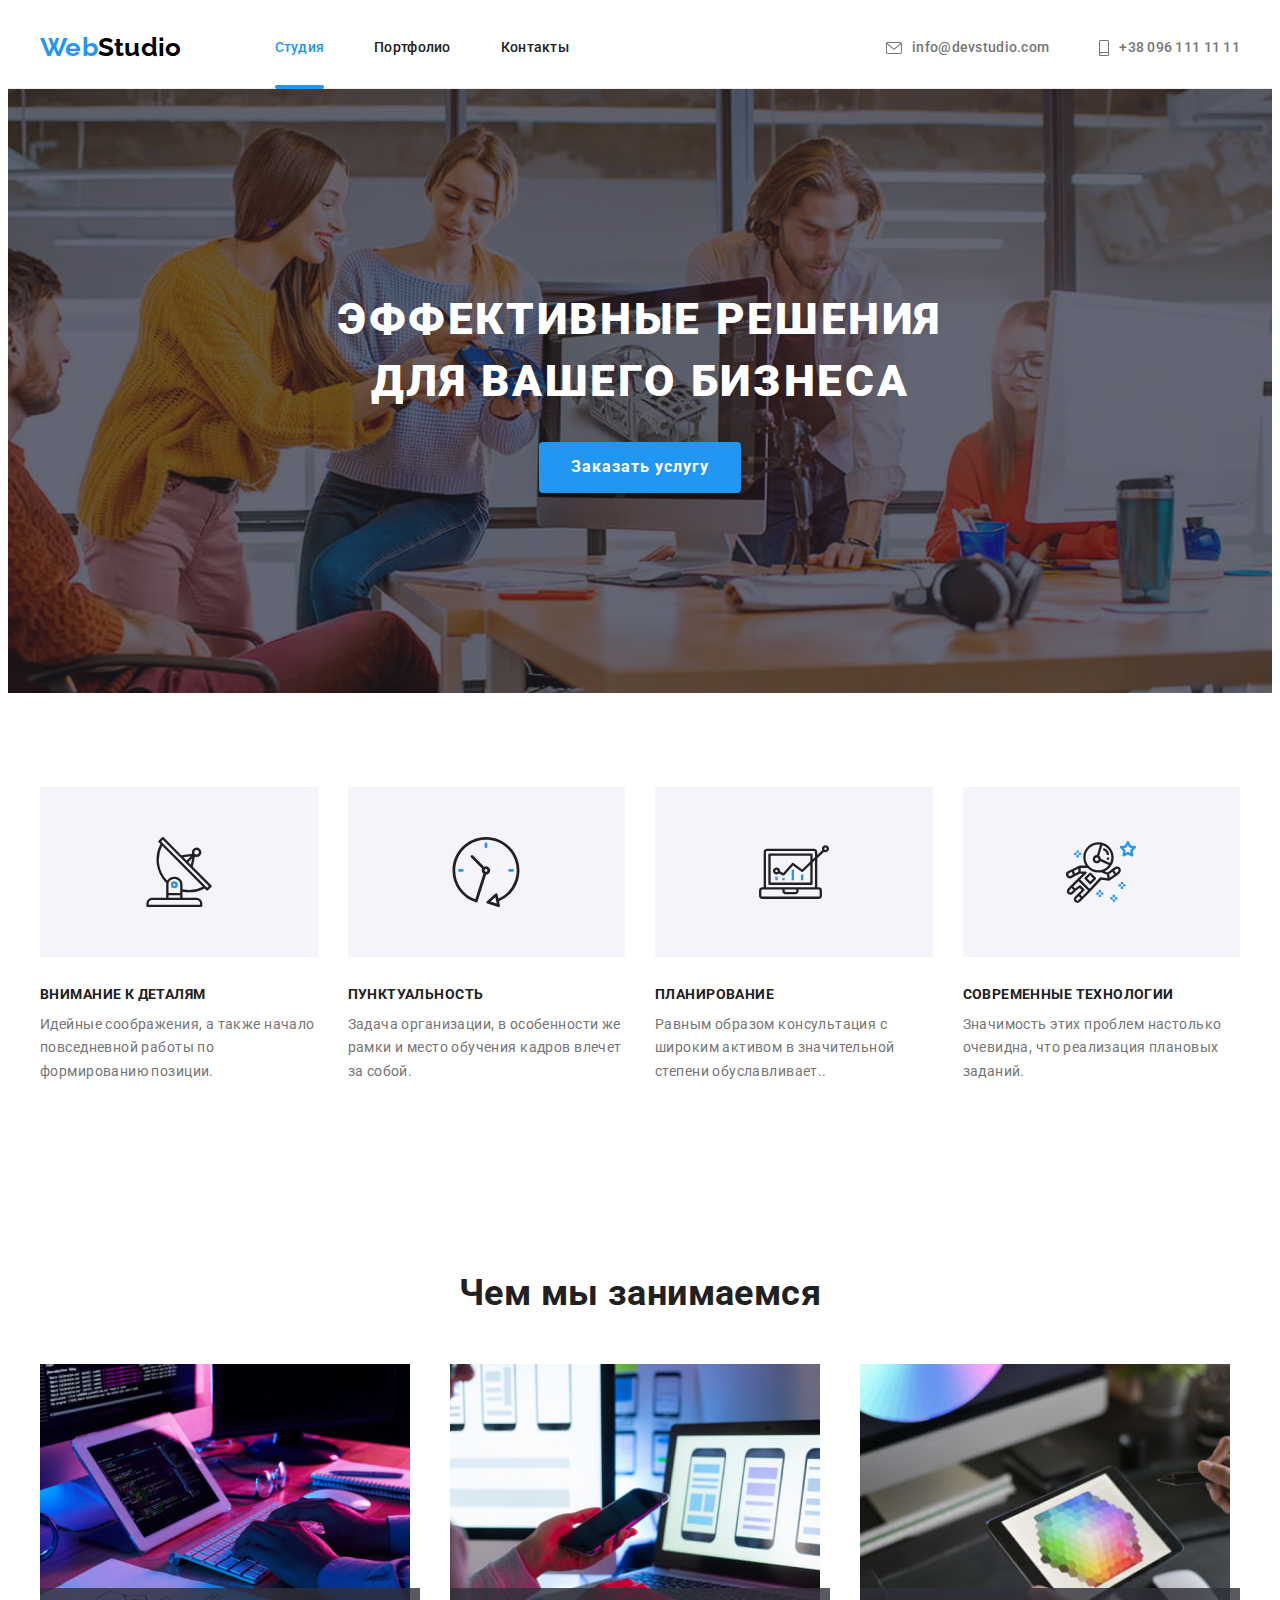
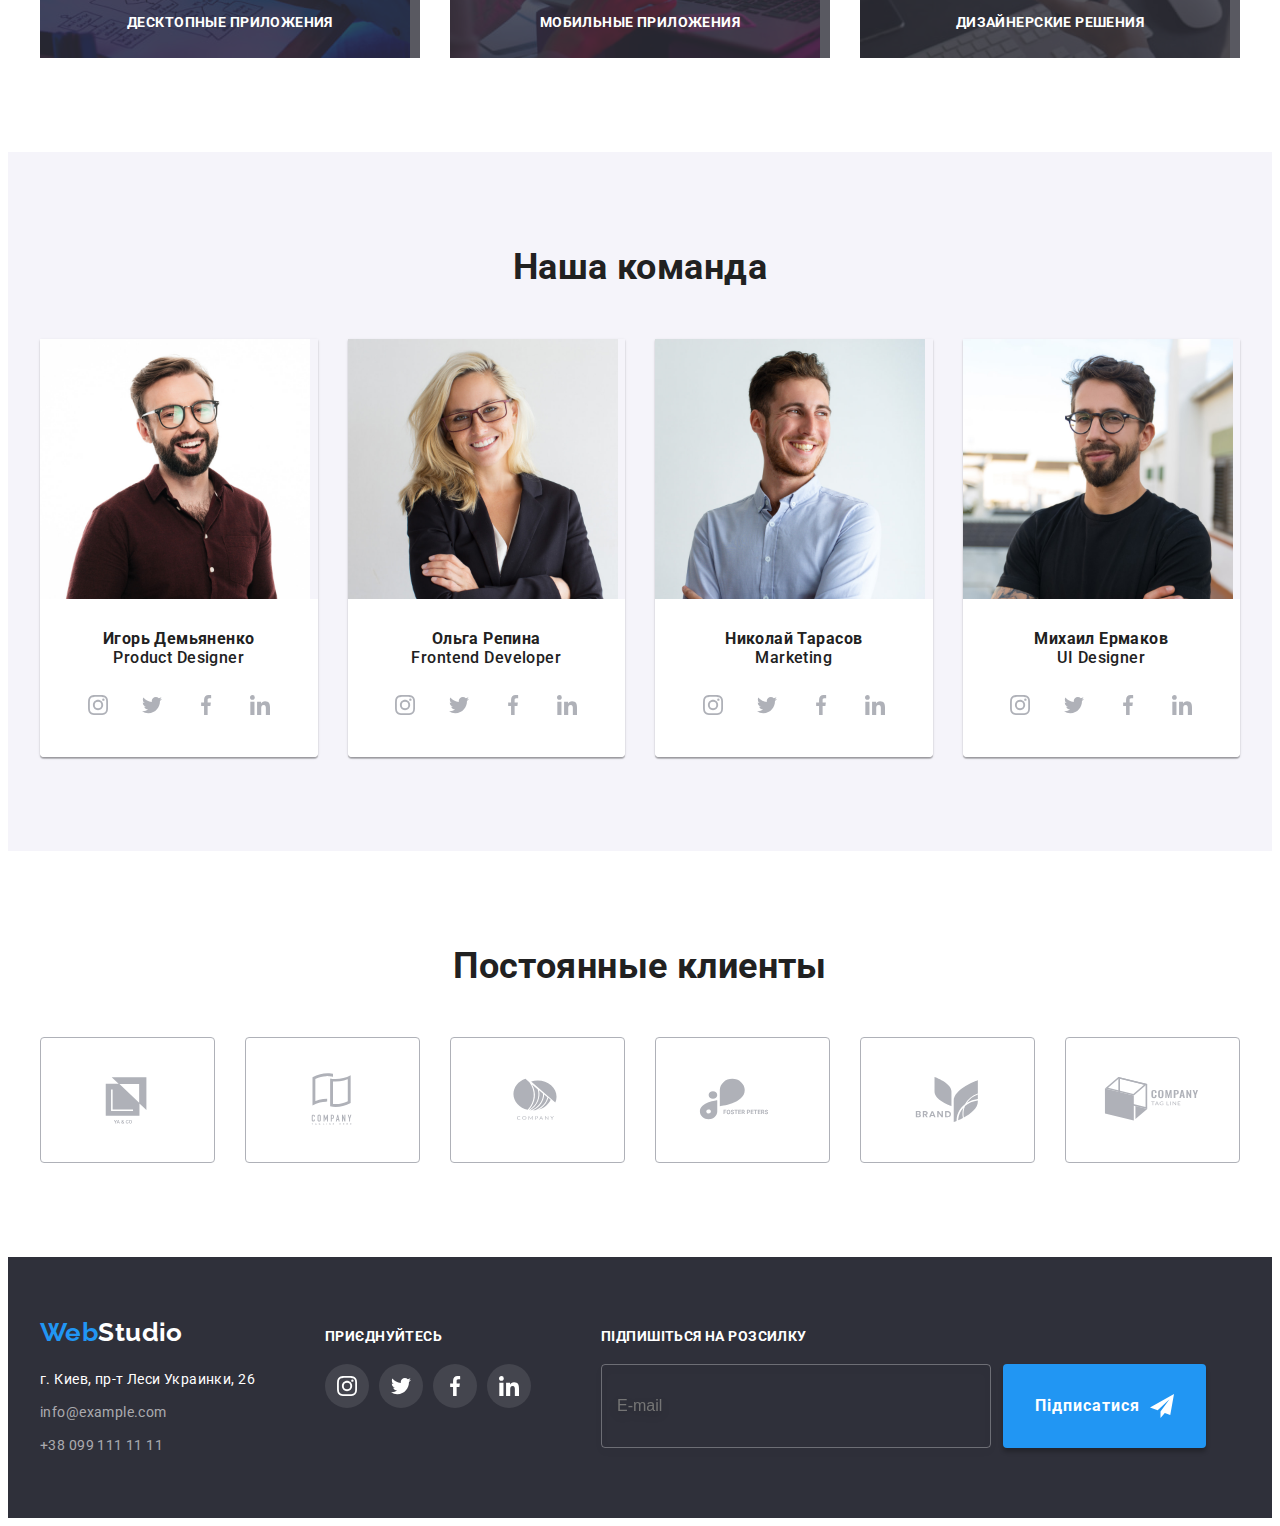
<file: index.html>
<!DOCTYPE html>
<html lang="ru">
<head>
    <meta charset="UTF-8">
    <meta http-equiv="X-UA-Compatible" content="IE=edge">
    <meta name="viewport" content="width=device-width, initial-scale=1.0">
<link href="https://fonts.googleapis.com/css2?family=Raleway:wght@700&family=Roboto:wght@400;500;700;900&display=swap" rel="stylesheet"/>
<link rel="stylesheet" href="https://cdnjs.cloudflare.com/ajax/libs/modern-normalize/1.1.0/modern-normalize.min.css" integrity="sha512-wpPYUAdjBVSE4KJnH1VR1HeZfpl1ub8YT/NKx4PuQ5NmX2tKuGu6U/JRp5y+Y8XG2tV+wKQpNHVUX03MfMFn9Q==" crossorigin="anonymous" referrerpolicy="no-referrer" />
 
<link rel="stylesheet" href="./css/main.min.css"/>

    <title>Веб-студия</title>
</head>
<body data-page>
    <!--шапка сайта-->
    <header class="header">
        <div class="header-container container">
        <nav class="nav">
            <a href="index.html" class="logo">Web<span class="dark-logo">Studio</span></a>
    
            <ul class="nav__list list">
              <li class="nav__item">
                <a href="index.html" class="nav__link nav__link--active link">Студия</a>
              </li>
              <li class="nav__item">
                <a href="portfolio.html" class="nav__link link">Портфолио</a>
              </li>
              <li class="nav__item">
                <a href="" class="nav__link link">Контакты</a>
              </li>
            </ul>
        </nav>
        <!--контакты-->
          <ul class="contact-list list">
                <li>
                  <a href="mailto:info@devstudio.com" class="contact__link link">
                    <svg class="mail-icon icon" width="16px" height="12px">
                        <use href="./images/icons.svg#envelope"></use>
                    </svg>
                    info@devstudio.com</a>
                </li>
                <li>
                  <a href="tel:+380961111111" class="contact__link link">
                    <svg class="tel-icon icon" width="10px" height="16px">
                        <use href="./images/icons.svg#smartphone"></use>
                    </svg>
                    +38 096 111 11 11</a>
                </li>
              </ul>
    </div>
    </header>
    
    <main>
        <!--герой-->
 <section class="hero">
    <div class="container">
    <h1 class="hero-title">
        Эффективные решения для вашего бизнеса</h1>

    <button type="button" class="hero-button" data-modal-open>Заказать услугу</button>



</div >
    </section>


 <!--особенности-->
 <section class="about section">
<div class="container">
    
<h2 class="visually-hidden">Наши особенности</h2>


<ul class="about-list card-set list">
<li class="card-item">
<div class="about-card-icon">
                <svg class="about-icon" width="70px" height="70px">
                  <use href="./images/icons.svg#antenna"></use>
                </svg>
              </div>

    <h3 class="about-title">Внимание к деталям</h3>
    <p class="about text">Идейные соображения, а также начало повседневной работы по формированию позиции.</p>
</li>
<li class="card-item">
<div class="about-card-icon">
                <svg class="about-icon" width="70px" height="70px">
                  <use href="./images/icons.svg#clock"></use>
                </svg>
              </div>

    <h3 class="about-title">Пунктуальность</h3>
    <p class="about text">Задача организации, в особенности же рамки и место обучения кадров влечет за собой.</p>
</li>
<li class="card-item">
<div class="about-card-icon">
                <svg class="about-icon" width="70px" height="70px">
                  <use href="./images/icons.svg#diagram"></use>
                </svg>
              </div>

    <h3 class="about-title">Планирование</h3>
    <p class="about text">Равным образом консультация с широким активом в значительной степени обуславливает..</p>
</li>
<li class="card-item">
<div class="about-card-icon">
                <svg class="about-icon" width="70px" height="70px">
                  <use href="./images/icons.svg#astronaut"></use>
                </svg>
              </div>

    <h3 class="about-title">Современные технологии</h3>
    <p class="about text">Значимость этих проблем настолько очевидна, что реализация плановых заданий.</p>
</li>
</ul>
</div>
</section>

<!-- Чем занимаемся-->
<section class="we-do section">
    <div class="container we-do__container">
<h2 class="section-title">Чем мы занимаемся</h2>

<ul class="we-do-list card-set list">
    <li class="card-item we-do-list__item">
      <div class="we-do-list__text">
        <p class="we-do-list__title">Десктопные приложения</p>
      </div>
        <img src="./images/images1.jpg"
        width="370" 
        height="294" 
        alt="набираем код с макета"/>
    </li>
    <li class="card-item we-do-list__item">
      <div class="we-do-list__text">
        <p class="we-do-list__title">мобильные приложения</p>
      </div>
        <img src="./images/images2.jpg"
        width="370"
        height="294"
         alt="создаем страницу"/>
    </li>
<li class="card-item we-do-list__item">
  <div class="we-do-list__text">
    <p class="we-do-list__title">дизайнерские решения</p>
  </div>
        <img src="./images/images3.jpg" 
        width="370"
        height="294"
         alt="создаем дизайн"/>
    </li>
</ul>
</div>
</section>
 
<!--Наша команда-->

<section class="team section">
    <div class="container team__container">
<h2 class="section-title">Наша команда</h2>
<ul class="team-list card-set list">
    <li class="team-list__item card-item">
        <img src="./images/Designer.jpg" 
        alt="Дизайнер продукта" 
        width="270"
        height="260">

        <div class="team__content">
        <h3 class="team__title">Игорь Демьяненко</h3>
        <p class="team__specialist">Product Designer</p>
        
    
            <ul class="list social-list">
              <li class="social-item">
                <a href="javascript:;" target="_blank" class="link social-link-icon">
                  <svg class="social-icon" width="20px" height="20px">
                    <use href="./images/icons.svg#instagram"></use>
                  </svg>
                </a>
              </li>

              <li class="social-item">
                <a href="javascript:;" target="_blank" class="link social-link-icon">
                  <svg class="social-icon" width="20px" height="20px">
                    <use href="./images/icons.svg#twitter"></use>
                  </svg>
                </a>
              </li>

              <li class="social-item">
                <a href="javascript:;" target="_blank" class="link social-link-icon">
                  <svg class="social-icon" width="20px" height="20px">
                    <use href="./images/icons.svg#facebook"></use>
                  </svg>
                </a>
              </li>

              <li class="social-item">
                <a href="javascript:;" target="_blank" class="link social-link-icon">
                  <svg class="social-icon" width="20px" height="20px">
                    <use href="./images/icons.svg#linkedin"></use>
                  </svg>
                </a>
              </li>
            </ul>
          </div>
        </li>
    
    
<li class="team-list__item card-item">
        <img src="./images/Developer.jpg" 
        alt="Фронтенд-разработчик" 
        width="270"
        height="260">
        <div class="team__content">
        <h3 class="team__title">Ольга Репина</h3>
        <p class="team__specialist">Frontend Developer</p>
        

        
            <ul class="list social-list">
              <li class="social-item">
                <a href="javascript:;" target="_blank" class="link social-link-icon">
                  <svg class="social-icon" width="20px" height="20px">
                    <use href="./images/icons.svg#instagram"></use>
                  </svg>
                </a>
              </li>

              <li class="social-item">
                <a href="javascript:;" target="_blank" class="link social-link-icon">
                  <svg class="social-icon" width="20px" height="20px">
                    <use href="./images/icons.svg#twitter"></use>
                  </svg>
                </a>
              </li>

              <li class="social-item">
                <a href="javascript:;" target="_blank" class="link social-link-icon">
                  <svg class="social-icon" width="20px" height="20px">
                    <use href="./images/icons.svg#facebook"></use>
                  </svg>
                </a>
              </li>

              <li class="social-item">
                <a href="javascript:;" target="_blank" class="link social-link-icon">
                  <svg class="social-icon" width="20px" height="20px">
                    <use href="./images/icons.svg#linkedin"></use>
                  </svg>
                </a>
              </li>
            </ul>
          </div>
    </li>
<li class="team-list__item card-item">
    <img src="./images/Marketing.jpg"
    alt="Маркетинг" width="270"
    height="260">
<div class="team__content">
    <h3 class="team__title">Николай Тарасов</h3>
    <p class="team__specialist">Marketing</p>



    <ul class="list social-list">
      <li class="social-item">
        <a href="javascript:;" target="_blank" class="link social-link-icon">
          <svg class="social-icon" width="20px" height="20px">
            <use href="./images/icons.svg#instagram"></use>
          </svg>
        </a>
      </li>

      <li class="social-item">
        <a href="javascript:;" target="_blank" class="link social-link-icon">
          <svg class="social-icon" width="20px" height="20px">
            <use href="./images/icons.svg#twitter"></use>
          </svg>
        </a>
      </li>

      <li class="social-item">
        <a href="javascript:;" target="_blank" class="link social-link-icon">
          <svg class="social-icon" width="20px" height="20px">
            <use href="./images/icons.svg#facebook"></use>
          </svg>
        </a>
      </li>

      <li class="social-item">
        <a href="javascript:;" target="_blank" class="link social-link-icon">
          <svg class="social-icon" width="20px" height="20px">
            <use href="./images/icons.svg#linkedin"></use>
          </svg>
        </a>
      </li>
    </ul>
  </div>
</li>
    <li class="team-list__item card-item">
        <img src="./images/UIDesigner.jpg"
        alt="Дизайнер пользовательского интерфейса"
         width="270"
        height="260">
<div class="team__content">
        <h3 class="team__title">Михаил Ермаков</h3>
        <p class="team__specialist">UI Designer</p>



    <ul class="list social-list">
      <li class="social-item">
        <a href="javascript:;" target="_blank" class="link social-link-icon">
          <svg class="social-icon" width="20px" height="20px">
            <use href="./images/icons.svg#instagram"></use>
          </svg>
        </a>
      </li>

      <li class="social-item">
        <a href="javascript:;" target="_blank" class="link social-link-icon">
          <svg class="social-icon" width="20px" height="20px">
            <use href="./images/icons.svg#twitter"></use>
          </svg>
        </a>
      </li>

      <li class="social-item">
        <a href="javascript:;" target="_blank" class="link social-link-icon">
          <svg class="social-icon" width="20px" height="20px">
            <use href="./images/icons.svg#facebook"></use>
          </svg>
        </a>
      </li>

      <li class="social-item">
        <a href="javascript:;" target="_blank" class="link social-link-icon">
          <svg class="social-icon" width="20px" height="20px">
            <use href="./images/icons.svg#linkedin"></use>
          </svg>
        </a>
      </li>
    </ul>
  </div>
    </li>
</ul>
</div>
</section>

<!--Постоянные клиенты-->
<section class="section _about.scss-section">
    <div class="container clients-container">
        <h2 class="section-title">Постоянные клиенты</h2>

<ul class="list card-set clients-list">
    <li class="clients-item card-item">
        <a href="" class="link clients-link">
        <svg class="clients-icon" width="106" height="60">
            <use href="./images/icons.svg#logo"></use>
        </svg>
    </a>
</li>
<li class="clients-item card-item">
    <a href="" class="link clients-link">
    <svg class="clients-icon" width="106" height="60">
        <use href="./images/icons.svg#logo-1"></use>
    </svg>
</a>
</li>
<li class="clients-item card-item">
    <a href="" class="link clients-link">
    <svg class="clients-icon" width="106" height="60">
        <use href="./images/icons.svg#logo-2"></use>
    </svg>
</a>
</li>
<li class="clients-item card-item">
    <a href="" class="link clients-link">
    <svg class="clients-icon" width="106px" height="60">
        <use href="./images/icons.svg#logo-3"></use>
    </svg>
</a>
</li>
<li class="clients-item card-item">
    <a href="" class="link clients-link">
    <svg class="clients-icon" width="106" height="60">
        <use href="./images/icons.svg#logo-4"></use>
    </svg>
</a>
</li>
<li class="clients-item card-item">
    <a href="" class="link clients-link">
    <svg class="clients-icon" width="106" height="60">
        <use href="./images/icons.svg#logo-5"></use>
    </svg>
</a>
</li>
</ul>
</div>
</section>
</main>


    <!--подвал-->
     <footer class="footer">
<div class="container">
    <div class="footer-container">
        <div class="footer-address">
        <a href="index.html" class="logo">Web<span class="white">Studio</span></a>
        <address class="address">
            <ul class="list address-list">
                <li>
                    <a
                    href="https://goo.gl/maps/N5DiG7p4qbo636EXA"
                    target="_blank"
                    rel="noreferrer noopener"
                    class="link street">г. Киев, пр-т Леси Украинки, 26
                  </a>
                </li>
                <li><a href="mailto:info@example.com" class="link address-link">info@example.com</a>
                <li>
                    <a href="tel:+380991111111" class="link address-link">+38 099 111 11 11</a>
                </li>
            </ul>
        </address>
    </div>

    <div class="footer-social">
        <h3 class="subscribe-title">приєднуйтесь</h3>

        <ul class="list social-list">
          <li class="social-item">
            <a href="javascript:;" target="_blank" class="link social-link-icon">
              <svg class="social-icon" width="20px" height="20px">
                <use href="./images/icons.svg#instagram"></use>
              </svg>
            </a>
          </li>

          <li class="social-item">
            <a href="javascript:;" target="_blank" class="link social-link-icon">
              <svg class="social-icon" width="20px" height="20px">
                <use href="./images/icons.svg#twitter"></use>
              </svg>
            </a>
          </li>

          <li class="social-item">
            <a href="javascript:;" target="_blank" class="link social-link-icon">
              <svg class="social-icon" width="20px" height="20px">
                <use href="./images/icons.svg#facebook"></use>
              </svg>
            </a>
          </li>

          <li class="social-item">
            <a href="javascript:;" target="_blank" class="link social-link-icon">
              <svg class="social-icon" width="20px" height="20px">
                <use href="./images/icons.svg#linkedin"></use>
              </svg>
            </a>
          </li>
        </ul>
      </div>

      <div class="footer-submit">
        <p class="subscribe-title">Підпишіться на розсилку</p>
<form class="footer-submit-form">
          <input
            class="footer-submit-input"
            type="email"
            name="email"
            id="email-footer"
            placeholder="E-mail"
            required
          />
<button type="submit" class="hero-button">
              <span class="span-subscribe">Підписатися</span>
              <svg class="social-icon" width="24px" height="24px">
                <use href="./images/icons.svg#icon-footer-send"></use>
              </svg>
            </button>
        </form>
      </div>

    </div>
</div>


</footer>

<div class="backdrop is-hidden" data-modal>
  <div class="modal">
    <button type="submit" data-modal-close class="close-btn">
      <svg class="modal-btn-icon" width="18px" height="18px">
        <use href="./images/icons.svg#icon-iconx"></use>
      </svg>
    </button>

<p class="register-form-title">Залиште свої дані, ми вам передзвонимо</p>
    <form class="register-form">
   <label for="name" class="form-label">
    <span class="form-text">Ім'я</span>
    <span class="form-fild">
    <input class="form-input" type="text" name="name" id="name" required/>
          <svg class="form-icon" width="18" height="18"> 
            <use href="./images/icons.svg#icon-person-black"></use>
          </svg>
          </span>
 </label>
<label for="user-phone" class="form-label">
            <span class="form-text">Телефон</span> 
            <span class="form-fild">
          <input class="form-input" type="text" name="phone" id="user-phone" required/>
            <svg class="form-icon" width="18" height="18"> 
              <use href="./images/icons.svg#icon-phone-modal"></use>
            </svg>
          </span>
         </label>
<label for="user-email" class="form-label" >
              <span class="form-text">Пошта</span> 
              <span class="form-fild">
            <input class="form-input" type="text" name="email" id="user-email" required/>
              <svg class="form-icon" width="18" height="18"> 
                <use href="./images/icons.svg#icon-email-black"></use>
              </svg>
            </span>
</label>
<label for="comment" class="form-label test">
  <span class="form-text">Коментар</span>
  <span class="form-fild-comment">
<textarea
  class="call-back-comment"
  name="comment"
  id="comment"
  rows="8"
  placeholder="Введіть текст"
></textarea>
  </span>
</label>
           <label class="register-form-agreement">
                <input class="register-checkbox visually-hidden" type="checkbox" name="agreement" />
                <svg class="register-icon" width="16" height="15">
                  <use class="register-icon-uncheck" href="./images/icons.svg#icon-vector"></use>
                  <use class="register-icon-check" href="./images/icons.svg#icon-icon-check"></use>
                </svg>
                <span class="register-form-agreement-text">
                  Погоджуюся з розсилкою та приймаю <a class="register-form-agreement-link" href="">Умови договору</a></span>
              </label>


              <button type="submit" class="hero-button">Відправити</button>
    </form>
  </div>
</div>

<!--скрипт модaльного окна-->
<script src="./js/modal.js"></script>

</body>
</html>
</file>
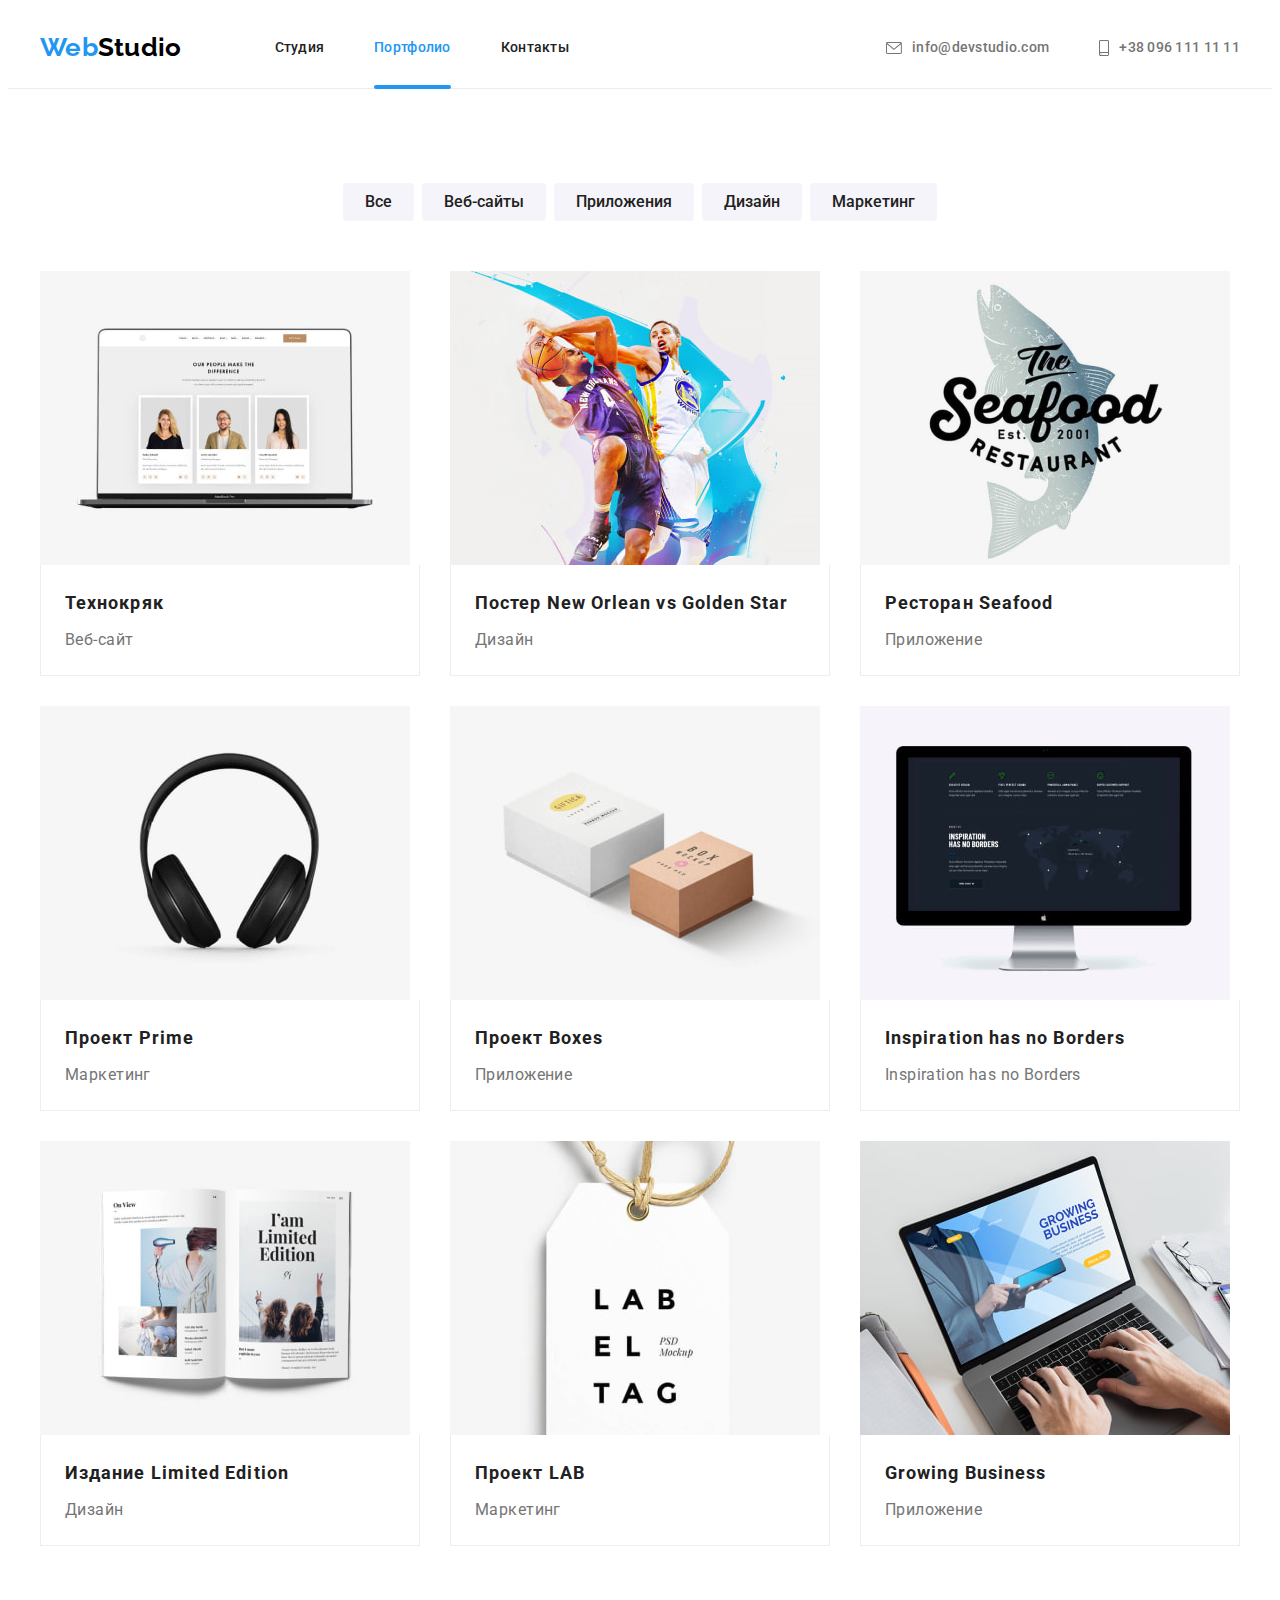
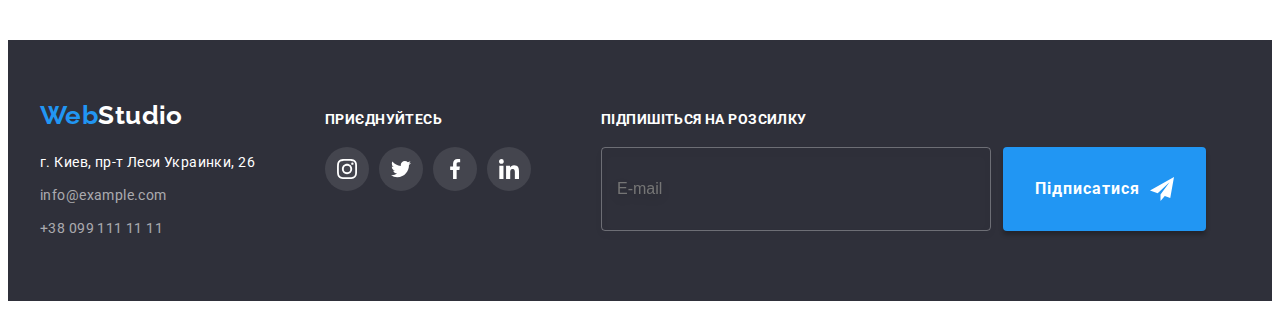
<file: portfolio.html>
<!DOCTYPE html>
<html lang="ru">
  <head>
    <meta charset="UTF-8" />
    <meta http-equiv="X-UA-Compatible" content="IE=edge" />
    <meta name="viewport" content="width=device-width, initial-scale=1.0" />
    <link
      href="https://fonts.googleapis.com/css2?family=Raleway:wght@700&family=Roboto:wght@400;500;700;900&display=swap"
      rel="stylesheet"
    /><link rel="stylesheet" href="https://cdnjs.cloudflare.com/ajax/libs/modern-normalize/1.1.0/modern-normalize.min.css" integrity="sha512-wpPYUAdjBVSE4KJnH1VR1HeZfpl1ub8YT/NKx4PuQ5NmX2tKuGu6U/JRp5y+Y8XG2tV+wKQpNHVUX03MfMFn9Q==" crossorigin="anonymous" referrerpolicy="no-referrer" />
    <link rel="stylesheet" href="./css/main.min.css"/>
    <title>Портфолио</title>
  </head>
  <body>
    <!--шапка сайта-->
    <header class="header">
      <div class="header-container container">
      <nav class="nav">
          <a href="index.html" class="logo">Web<span class="dark-logo">Studio</span></a>
  
          <ul class="nav__list list">
            <li class="nav__item">
              <a href="index.html" class="nav__link link">Студия</a>
            </li>
            <li class="nav__item">
              <a href="portfolio.html" class="nav__link nav__link--active link">Портфолио</a>
            </li>
            <li class="nav__item">
              <a href="" class="nav__link link">Контакты</a>
            </li>
          </ul>
      </nav>
      <ul class="contact-list list">
        <li>
          <a href="mailto:info@devstudio.com" class="contact__link link">
            <svg class="mail-icon icon" width="16px" height="12px">
                <use href="./images/icons.svg#envelope"></use>
            </svg>
            info@devstudio.com</a>
        </li>
        <li>
          <a href="tel:+380961111111" class="contact__link link">
            <svg class="tel-icon icon" width="10px" height="16px">
                <use href="./images/icons.svg#smartphone"></use>
            </svg>
            +38 096 111 11 11</a>
        </li>
      </ul>
  </div>
  </header>
    <main>
      <!--меню портфолио-->
      <section class="section">
        <div class="container portfolio-container">
        <!--кнопки-->
        <ul class="list select-list">
          <li class="select-item">
            <button type="button" class="select-button">Все</button>
          </li>
          <li class="select-item">
            <button type="button" class="select-button">Веб-сайты</button>
          </li>
          <li class="select-item">
            <button type="button" class="select-button">Приложения</button>
          </li>
          <li class="select-item">
            <button type="button" class="select-button">Дизайн</button>
          </li>
          <li class="select-item">
            <button type="button" class="select-button">Маркетинг</button>
          </li>
        </ul>

        <!--скрытые заголовки-->
        <h1 class="visually-hidden">Примеры</h1>

        <!--примеры работ-->
        <ul class="list card-set portfolio-list">
          
          <li class="card-item">
             <a href="" class="link portfolio-link"> 

              <div class="portfolio-background">
            <img
              src="./images/technoquack.jpg"
              width="370"
              height="294"
              alt="веб сайт технокряк"
            />
            <div class="overlay">
              <p class="overlay-text">Ресурс предлагает комплексные предложения с разным уровнем функционала и сервисов. Все это позволит посетителю получить исчерпывающие сведения о компании или частном лице.</p>
            </div>
          </div>

            <div class="card-content">
            <h2 class="card-heading">Технокряк</h2>
            <p class="card-text">Веб-сайт</p>
          </div>
          </a>
          </li>

          <li class="card-item">
            <a href="" class="link portfolio-link"> 
              <div class="portfolio-background">
            <img
              src="./images/New-Orlean.jpg"
              width="370"
              height="294"
              alt="дизайн"
            />
            <div class="overlay">
              <p class="overlay-text">Ресурс предлагает комплексные предложения с разным уровнем функционала и сервисов. Все это позволит посетителю получить исчерпывающие сведения о компании или частном лице.</p>
            </div>
          </div>
            <div class="card-content">
            <h2 class="card-heading">Постер New Orlean vs Golden Star</h2>
            <p class="card-text">Дизайн</p>
            </div>
          </a>
          </li>

          <li class="card-item">
            <a href="" class="link portfolio-link">
              <div class="portfolio-background"> 
            <img
              src="./images/Seafood.png"
              width="370"
              height="294"
              alt="приложение"
            />
            <div class="overlay">
              <p class="overlay-text">Ресурс предлагает комплексные предложения с разным уровнем функционала и сервисов. Все это позволит посетителю получить исчерпывающие сведения о компании или частном лице.</p>
            </div>
          </div>
            <div class="card-content">
            <h2 class="card-heading">Ресторан Seafood</h2>
            <p class="card-text">Приложение</p>
          </div>
          </a>
          </li>

          <li class="card-item">
            <a href="" class="link portfolio-link">
              <div class="portfolio-background">
            <img
              src="./images/Prime.jpg"
              width="370"
              height="294"
              alt="проект-маркетинг"
            />
            <div class="overlay">
              <p class="overlay-text">Ресурс предлагает комплексные предложения с разным уровнем функционала и сервисов. Все это позволит посетителю получить исчерпывающие сведения о компании или частном лице.</p>
            </div>
          </div>
            <div class="card-content">
            <h2 class="card-heading">Проект Prime</h2>
            <p class="card-text">Маркетинг</p>
          </div>
          </a>
          </li>

          <li class="card-item">
            <a href="" class="link portfolio-link">
              <div class="portfolio-background">
            <img
              src="./images/Boxes.jpg"
              width="370"
              height="294"
              alt="дизан-проект"
            />
            <div class="overlay">
              <p class="overlay-text">Ресурс предлагает комплексные предложения с разным уровнем функционала и сервисов. Все это позволит посетителю получить исчерпывающие сведения о компании или частном лице.</p>
            </div>
          </div>
            <div class="card-content">
            <h2 class="card-heading">Проект Boxes</h2>
            <p class="card-text">Приложение</p>
          </div>
          </a>
          </li>

          <li class="card-item">
            <a href="" class="link portfolio-link">
              <div class="portfolio-background">
            <img
              src="./images/Inspiration.jpg"
              width="370"
              height="294"
              alt="веб-сайт"
            />
            <div class="overlay">
              <p class="overlay-text">Ресурс предлагает комплексные предложения с разным уровнем функционала и сервисов. Все это позволит посетителю получить исчерпывающие сведения о компании или частном лице.</p>
            </div>
          </div>
            <div class="card-content">
            <h2 class="card-heading">Inspiration has no Borders</h2>
            <p class="card-text">Inspiration has no Borders</p>
          </div>
          </a>
          </li>

          <li class="card-item">
            <a href="" class="link portfolio-link">
              <div class="portfolio-background">
            <img
              src="./images/Limited-Edition.jpg"
              width="370"
              height="294"
              alt="дизайн"
            />
            <div class="overlay">
              <p class="overlay-text">Ресурс предлагает комплексные предложения с разным уровнем функционала и сервисов. Все это позволит посетителю получить исчерпывающие сведения о компании или частном лице.</p>
            </div>
          </div>
            <div class="card-content">
            <h2 class="card-heading">Издание Limited Edition</h2>
            <p class="card-text">Дизайн</p>
          </div>
          </a>
          </li>

          <li class="card-item">
            <a href="" class="link portfolio-link">
              <div class="portfolio-background">
            <img
              src="./images/LAB.jpg"
              width="370"
              height="294"
              alt="маркетинг"
            />
            <div class="overlay">
              <p class="overlay-text">Ресурс предлагает комплексные предложения с разным уровнем функционала и сервисов. Все это позволит посетителю получить исчерпывающие сведения о компании или частном лице.</p>
            </div>
          </div>
            <div class="card-content">
            <h2 class="card-heading">Проект LAB</h2>
            <p class="card-text">Маркетинг</p>
          </div>
          </a>
          </li>

          <li class="card-item">
            <a href="" class="link portfolio-link">
              <div class="portfolio-background">
            <img
              src="./images/Business.jpg"
              width="370"
              height="294"
              alt="бизнес-план"
            />
            <div class="overlay">
              <p class="overlay-text">Ресурс предлагает комплексные предложения с разным уровнем функционала и сервисов. Все это позволит посетителю получить исчерпывающие сведения о компании или частном лице.</p>
            </div>
          </div>
            <div class="card-content">
            <h2 class="card-heading">Growing Business</h2>
            <p class="card-text">Приложение</p>
          </div>
          </a>
          </li>
        </ul>
      </div>
      
      </section>
    </main>
    <!--подвал-->
    <footer class="footer">
      <div class="container">
          <div class="footer-container">
              <div class="footer-address">
              <a href="index.html" class="logo">Web<span class="white">Studio</span></a>
              <address class="address">
                  <ul class="list address-list">
                      <li>
                          <a
                          href="https://goo.gl/maps/N5DiG7p4qbo636EXA"
                          target="_blank"
                          rel="noreferrer noopener"
                          class="link street">г. Киев, пр-т Леси Украинки, 26
                        </a>
                      </li>
                      <li><a href="mailto:info@example.com" class="link address-link">info@example.com</a>
                      <li>
                          <a href="tel:+380991111111" class="link address-link">+38 099 111 11 11</a>
                      </li>
                  </ul>
              </address>
          </div>
      
          <div class="footer-social">
              <h3 class="subscribe-title">приєднуйтесь</h3>
      
              <ul class="list social-list">
                <li class="social-item">
                  <a href="javascript:;" target="_blank" class="link social-link-icon">
                    <svg class="social-icon" width="20px" height="20px">
                      <use href="./images/icons.svg#instagram"></use>
                    </svg>
                  </a>
                </li>
      
                <li class="social-item">
                  <a href="javascript:;" target="_blank" class="link social-link-icon">
                    <svg class="social-icon" width="20px" height="20px">
                      <use href="./images/icons.svg#twitter"></use>
                    </svg>
                  </a>
                </li>
      
                <li class="social-item">
                  <a href="javascript:;" target="_blank" class="link social-link-icon">
                    <svg class="social-icon" width="20px" height="20px">
                      <use href="./images/icons.svg#facebook"></use>
                    </svg>
                  </a>
                </li>
      
                <li class="social-item">
                  <a href="javascript:;" target="_blank" class="link social-link-icon">
                    <svg class="social-icon" width="20px" height="20px">
                      <use href="./images/icons.svg#linkedin"></use>
                    </svg>
                  </a>
                </li>
              </ul>
            </div>
      
            <div class="footer-submit">
              <p class="subscribe-title">Підпишіться на розсилку</p>
      <form class="footer-submit-form">
                <input
                  class="footer-submit-input"
                  type="email"
                  name="email"
                  id="email-footer"
                  placeholder="E-mail"
                  required
                />
      <button type="submit" class="hero-button">
                    <span class="span-subscribe">Підписатися</span>
                    <svg class="social-icon" width="24px" height="24px">
                      <use href="./images/icons.svg#icon-footer-send"></use>
                    </svg>
                  </button>
              </form>
            </div>
      
          </div>
      </div>
      
      
      </footer>
  </body>
</html>
</file>
<file: css/main.min.css>
:root{--card-item: 4;--card-set-gap: 30px}.visually-hidden{position:absolute;white-space:nowrap;width:1px;height:1px;overflow:hidden;border:0;padding:0;clip:rect(0 0 0 0);-webkit-clip-path:inset(50%);clip-path:inset(50%);margin:-1px}body{color:#757575;font-family:"Roboto",sans-serif;font-style:normal;font-size:14px;letter-spacing:.03em;line-height:1.71}.no-scroll{overflow:hidden}h1,h2,h3,h4,p{margin:0}ul,ol{padding:0;margin:0}img{display:block;max-width:100%;height:auto}.link{text-decoration:none;color:currentColor}.list{list-style:none}.hero-button{min-width:200px;display:-webkit-box;display:-ms-flexbox;display:flex;-webkit-box-pack:center;-ms-flex-pack:center;justify-content:center;-webkit-box-align:center;-ms-flex-align:center;align-items:center;margin:0 auto;cursor:pointer;color:#fff;background-color:#2196f3;font-family:inherit;font-weight:700;font-size:16px;line-height:1.9;letter-spacing:.06em;border-radius:4px;-webkit-box-shadow:0px 4px 4px 0px rgba(0,0,0,.25);box-shadow:0px 4px 4px 0px rgba(0,0,0,.25);border:none;padding:10px 32px;-webkit-transition-property:color,background-color;transition-property:color,background-color;-webkit-transition-duration:250ms;transition-duration:250ms;-webkit-transition-timing-function:cubic-bezier(0.4, 0, 0.2, 1);transition-timing-function:cubic-bezier(0.4, 0, 0.2, 1)}.hero-button:hover,.hero-button:focus{background-color:#188ce8}.select-button{cursor:pointer;font-family:inherit;background-color:#f5f4fa;color:#212121;border:none;font-weight:500;font-size:16px;line-height:1.6;border-radius:4px;padding:6px 22px;-webkit-transition-property:color,background-color,-webkit-box-shadow;transition-property:color,background-color,-webkit-box-shadow;transition-property:color,background-color,box-shadow;transition-property:color,background-color,box-shadow,-webkit-box-shadow;-webkit-transition-duration:250ms;transition-duration:250ms;-webkit-transition-timing-function:cubic-bezier(0.4, 0, 0.2, 1);transition-timing-function:cubic-bezier(0.4, 0, 0.2, 1)}.select-button:hover,.select-button:focus{background-color:#2196f3;color:#fff}.select-list{display:-webkit-box;display:-ms-flexbox;display:flex;-webkit-box-pack:center;-ms-flex-pack:center;justify-content:center;gap:8px;margin-bottom:50px}.list.select-list{margin-bottom:50px}.select-button:hover,.select-button:focus{background-color:#2196f3;color:#fff;-webkit-box-shadow:0px 3px 1px rgba(0,0,0,.1),0px 1px 2px rgba(0,0,0,.08),0px 2px 2px rgba(0,0,0,.12);box-shadow:0px 3px 1px rgba(0,0,0,.1),0px 1px 2px rgba(0,0,0,.08),0px 2px 2px rgba(0,0,0,.12)}.card-set{display:-webkit-box;display:-ms-flexbox;display:flex;-ms-flex-wrap:wrap;flex-wrap:wrap;margin-top:calc(-1*var(--card-set-gap));margin-left:calc(-1*var(--card-set-gap))}.card-item{-ms-flex-preferred-size:calc(100%/var(--card-item) - var(--card-set-gap));flex-basis:calc(100%/var(--card-item) - var(--card-set-gap));margin-left:var(--card-set-gap);margin-top:var(--card-set-gap)}.container{width:1200px;padding-left:15px;padding-right:15px;margin-left:auto;margin-right:auto}.footer.social-link-icon{fill:#fff}.logo{color:#2196f3;font-family:"Raleway",cursive;font-weight:700;font-size:26px;line-height:1.2;text-decoration:none;display:-webkit-box;display:-ms-flexbox;display:flex}.header .logo{margin-right:93px}.dark-logo{color:#000}.white{color:#fff}.register-checkbox:checked+.register-icon .register-icon-uncheck{opacity:1;-webkit-transition:opacity 500ms ease-out,visibility 500ms ease-out;transition:opacity 500ms ease-out,visibility 500ms ease-out}.register-icon-uncheck{-webkit-transition:fill 250ms cubic-bezier(0.4, 0, 0.2, 1);transition:fill 250ms cubic-bezier(0.4, 0, 0.2, 1)}.register-icon-check{opacity:0;visibility:hidden;-webkit-transition:opacity 500ms ease-out,visibility 500ms ease-out;transition:opacity 500ms ease-out,visibility 500ms ease-out}.register-checkbox:checked+.register-icon .register-icon-check{opacity:1;visibility:visible}.register-checkbox:hover+.register-icon .register-icon-uncheck,.register-checkbox:focus+.register-icon .register-icon-uncheck{fill:#2196f3}.close-btn:hover .modal-btn-icon,.close-btn:focus .modal-btn-icon{fill:#2196f3}.register-form-agreement-link{color:#2196f3}.backdrop.is-hidden{opacity:0;visibility:hidden;pointer-events:none}.backdrop{position:fixed;top:0;left:0;z-index:1000;display:-webkit-box;display:-ms-flexbox;display:flex;-webkit-box-align:center;-ms-flex-align:center;align-items:center;-webkit-box-pack:center;-ms-flex-pack:center;justify-content:center;width:100%;height:100%;background-color:rgba(0,0,0,.2);opacity:1;visibility:visible;pointer-events:initial;-webkit-transition:opacity 500ms ease-out,visibility 500ms ease-out;transition:opacity 500ms ease-out,visibility 500ms ease-out}.modal{position:relative;width:528px;height:581px;padding:40px;background-color:#fff;-webkit-box-shadow:0px 1px 3px rgba(0,0,0,.12),0px 1px 1px rgba(0,0,0,.14),0px 2px 1px rgba(0,0,0,.2);box-shadow:0px 1px 3px rgba(0,0,0,.12),0px 1px 1px rgba(0,0,0,.14),0px 2px 1px rgba(0,0,0,.2);border-radius:4px;-webkit-transition:-webkit-transform 500ms ease-out;transition:-webkit-transform 500ms ease-out;transition:transform 500ms ease-out;transition:transform 500ms ease-out, -webkit-transform 500ms ease-out}.backdrop.is-hidden .modal{-webkit-transform:scale(0);transform:scale(0)}.close-btn{position:absolute;top:8px;right:8px;display:-webkit-box;display:-ms-flexbox;display:flex;-webkit-box-pack:center;-ms-flex-pack:center;justify-content:center;-webkit-box-align:center;-ms-flex-align:center;align-items:center;width:30px;height:30px;padding:0;border-radius:50%;border:1px solid rgba(0,0,0,.1);background-color:rgba(0,0,0,0);cursor:pointer}.backdrop.is-hidden{opacity:0;visibility:hidden;pointer-events:none}.register-form-title{font-weight:700;line-height:1.15;text-align:center;color:#212121;margin-bottom:12px;font-size:20px}.form-label{font-size:12px;line-height:1.1666666667;letter-spacing:.01em;color:#757575;-webkit-box-orient:vertical;-webkit-box-direction:normal;-ms-flex-direction:column;flex-direction:column;gap:4px;margin-bottom:10px;display:-webkit-box;display:-ms-flexbox;display:flex}.form-fild{position:relative}.form-input{height:40px;width:100%;padding-left:42px;border-radius:4px;border:1px solid rgba(33,33,33,.2);outline:none;cursor:pointer;-webkit-transition-property:border;transition-property:border;-webkit-transition-duration:250ms;transition-duration:250ms;-webkit-transition-timing-function:cubic-bezier(0.4, 0, 0.2, 1);transition-timing-function:cubic-bezier(0.4, 0, 0.2, 1)}.form-input:hover,.form-input:focus{border:1px solid #2196f3}.form-input:hover+.form-icon,.form-input:focus+.form-icon{fill:#2196f3}.form-fild:hover input,.form-fild:focus input{border:1px solid #2196f3}.form-fild:focus-within .form-icon,.form-fild:hover .form-icon{fill:#2196f3}.form-icon{position:absolute;top:50%;left:16px;-webkit-transform:translateY(-50%);transform:translateY(-50%);-webkit-transition:fill 250ms cubic-bezier(0.4, 0, 0.2, 1);transition:fill 250ms cubic-bezier(0.4, 0, 0.2, 1)}.test{margin-bottom:20px}.form-fild-comment textarea{resize:none;width:100%;height:120px;border:1px solid rgba(33,33,33,.2);border-radius:4px}.form-fild-comment{display:-webkit-box;display:-ms-flexbox;display:flex;-webkit-box-orient:vertical;-webkit-box-direction:normal;-ms-flex-direction:column;flex-direction:column;text-align:left;-webkit-transition-property:border;transition-property:border;-webkit-transition-duration:250ms;transition-duration:250ms;-webkit-transition-timing-function:cubic-bezier(0.4, 0, 0.2, 1);transition-timing-function:cubic-bezier(0.4, 0, 0.2, 1)}.form-fild-comment:focus .call-back-comment,.form-fild-comment:hover .call-back-comment{border:1px solid #2196f3}.call-back-comment{padding:12px 16px}.form-fild-comment textarea::-webkit-input-placeholder{font-style:normal;font-weight:400;font-size:12px;line-height:1.16;letter-spacing:.01em;color:rgba(117,117,117,.5)}.form-fild-comment textarea::-moz-placeholder{font-style:normal;font-weight:400;font-size:12px;line-height:1.16;letter-spacing:.01em;color:rgba(117,117,117,.5)}.form-fild-comment textarea:-ms-input-placeholder{font-style:normal;font-weight:400;font-size:12px;line-height:1.16;letter-spacing:.01em;color:rgba(117,117,117,.5)}.form-fild-comment textarea::-ms-input-placeholder{font-style:normal;font-weight:400;font-size:12px;line-height:1.16;letter-spacing:.01em;color:rgba(117,117,117,.5)}.form-fild-comment textarea::placeholder{font-style:normal;font-weight:400;font-size:12px;line-height:1.16;letter-spacing:.01em;color:rgba(117,117,117,.5)}.register-form-agreement{display:-webkit-box;display:-ms-flexbox;display:flex;-webkit-box-align:center;-ms-flex-align:center;align-items:center;-webkit-box-pack:center;-ms-flex-pack:center;justify-content:center;gap:8px;margin-bottom:30px;cursor:pointer}.section{padding-top:94px;padding-bottom:94px}.nav{display:-webkit-box;display:-ms-flexbox;display:flex;-webkit-box-align:center;-ms-flex-align:center;align-items:center;color:#212121}.nav__list{display:-webkit-box;display:-ms-flexbox;display:flex;-webkit-box-align:center;-ms-flex-align:center;align-items:center;gap:50px}.nav__item{position:relative}.nav__link,.contact__link{display:-webkit-box;display:-ms-flexbox;display:flex;-webkit-box-align:center;-ms-flex-align:center;align-items:center;padding-top:32px;padding-bottom:32px;-webkit-transition:color 250ms cubic-bezier(0.4, 0, 0.2, 1);transition:color 250ms cubic-bezier(0.4, 0, 0.2, 1)}.nav__link--active{position:relative;color:#2196f3}.nav__link.nav__link--active::after{position:absolute;bottom:-1px;left:0;content:"";width:100%;height:4px;border-radius:2px;background-color:#2196f3}.nav__link.list{color:#212121}.nav__link .link:hover,.nav__link .link:focus{color:#2196f3}.contact-list{display:-webkit-box;display:-ms-flexbox;display:flex;-webkit-box-align:center;-ms-flex-align:center;align-items:center;gap:50px;margin-left:auto}.icon{fill:currentColor;margin-right:10px}.contact__link:hover,.contact__link:focus,.nav__link:hover,.nav__link:focus{color:#2196f3}.social-list{display:-webkit-box;display:-ms-flexbox;display:flex;-webkit-box-align:center;-ms-flex-align:center;align-items:center;-webkit-box-pack:center;-ms-flex-pack:center;justify-content:center;gap:10px}.social-link-icon{display:-webkit-box;display:-ms-flexbox;display:flex;-webkit-box-pack:center;-ms-flex-pack:center;justify-content:center;-webkit-box-align:center;-ms-flex-align:center;align-items:center;border-radius:50%;background-color:rgba(255,255,255,.1);width:44px;height:44px;-webkit-transition-property:background-color;transition-property:background-color;-webkit-transition-duration:250ms;transition-duration:250ms;-webkit-transition-timing-function:cubic-bezier(0.4, 0, 0.2, 1);transition-timing-function:cubic-bezier(0.4, 0, 0.2, 1)}.footer .social-icon{fill:#fff}.social-icon{fill:#afb1b8;-webkit-transition-property:fill;transition-property:fill;-webkit-transition-duration:250ms;transition-duration:250ms;-webkit-transition-timing-function:cubic-bezier(0.4, 0, 0.2, 1);transition-timing-function:cubic-bezier(0.4, 0, 0.2, 1)}.social-link-icon:hover .social-icon,.social-link-icon:focus .social-icon{fill:#fff}.social-link-icon:hover,.social-link-icon:focus{background-color:#2196f3}.section-title{font-weight:700;font-size:36px;line-height:1.17;text-align:center;color:#212121;margin-bottom:50px}.footer-social-title{font-style:normal;font-weight:700;font-size:14px;line-height:1.14;letter-spacing:.03em;text-transform:uppercase;color:#fff;margin-bottom:20px}.header{font-weight:500;line-height:1.14;letter-spacing:.02em;border-bottom:1px solid #ececec}.header-container{display:-webkit-box;display:-ms-flexbox;display:flex;-webkit-box-align:center;-ms-flex-align:center;align-items:center}.we-do__container{padding-top:0}.we-do-list{--card-item: 3}.we-do-list__item{position:relative}.we-do-list__text{position:absolute;z-index:1;bottom:0;left:0;right:0;display:-webkit-box;display:-ms-flexbox;display:flex;-webkit-box-align:center;-ms-flex-align:center;align-items:center;-webkit-box-pack:center;-ms-flex-pack:center;justify-content:center;height:70px;padding-right:24px;padding-left:24px;background-color:rgba(47,48,58,.8)}.we-do-list__title{line-height:1.14;font-weight:700;text-align:center;text-transform:uppercase;color:#fff}.about-card-icon{background-color:#f5f4fa;margin-bottom:30px;height:120px;border:none;padding:25px;display:-webkit-box;display:-ms-flexbox;display:flex;-webkit-box-align:center;-ms-flex-align:center;align-items:center;-webkit-box-pack:center;-ms-flex-pack:center;justify-content:center}.about-title{font-weight:700;font-size:14px;line-height:1.14;text-transform:uppercase;color:#212121;margin-bottom:10px}.about-text{font-weight:400;letter-spacing:.03em;line-height:1.7}.card-text{font-size:16px;line-height:1.88}.card-heading{font-style:normal;font-weight:700;font-size:18px;line-height:2;letter-spacing:.06em;color:#212121;margin-bottom:4px}.card-content{padding:20px 24px;border:1px solid #eee;border-top:none}.clients-list{--card-item: 6}.clients-link{cursor:pointer;display:-webkit-box;display:-ms-flexbox;display:flex;-webkit-box-pack:center;-ms-flex-pack:center;justify-content:center;-webkit-box-align:center;-ms-flex-align:center;align-items:center;height:92px;padding:16px;border:1px solid #afb1b8;fill:#afb1b8;border-radius:4px;-webkit-transition-property:border,fill;transition-property:border,fill;-webkit-transition-duration:250ms;transition-duration:250ms;-webkit-transition-timing-function:cubic-bezier(0.4, 0, 0.2, 1);transition-timing-function:cubic-bezier(0.4, 0, 0.2, 1)}.clients-link:hover,.clients-link:focus{border:1px solid #2196f3;fill:#2196f3}.footer{padding-top:60px;padding-bottom:60px;background-color:#2f303a}.footer-container{display:-webkit-box;display:-ms-flexbox;display:flex;-webkit-box-align:baseline;-ms-flex-align:baseline;align-items:baseline;gap:70px}.footer .logo{margin-bottom:20px}.address{font-style:inherit}.address-list{display:-webkit-box;display:-ms-flexbox;display:flex;gap:9px;-webkit-box-orient:vertical;-webkit-box-direction:normal;-ms-flex-direction:column;flex-direction:column}.address .link{-webkit-transition-property:color;transition-property:color;-webkit-transition-duration:250ms;transition-duration:250ms;-webkit-transition-timing-function:cubic-bezier(0.4, 0, 0.2, 1);transition-timing-function:cubic-bezier(0.4, 0, 0.2, 1)}.address-link{color:rgba(255,255,255,.6)}.street{color:#fff}.address .link:hover,.address .link:focus{color:#2196f3}.footer-submit-form{display:-webkit-box;display:-ms-flexbox;display:flex}.footer-submit-form input{width:358px;height:50px;margin-right:12px;padding:16px 15px;font-size:16px;background-color:rgba(0,0,0,0);border:1px solid rgba(255,255,255,.3);-webkit-filter:drop-shadow(0px 4px 4px rgba(0, 0, 0, 0.15));filter:drop-shadow(0px 4px 4px rgba(0, 0, 0, 0.15));border-radius:4px;color:#fff}.subscribe-title{font-style:normal;font-weight:700;font-size:14px;line-height:16px;letter-spacing:.03em;text-transform:uppercase;color:#fff;margin-bottom:20px}.button-submit{background:#2196f3;-webkit-box-shadow:0px 4px 4px;box-shadow:0px 4px 4px;border-radius:4px;border:none}.span-subscribe{margin-right:10px}.header{font-weight:500;line-height:1.14;letter-spacing:.02em;border-bottom:1px solid #ececec}.header-container{display:-webkit-box;display:-ms-flexbox;display:flex;-webkit-box-align:center;-ms-flex-align:center;align-items:center}.hero{max-width:1600px;margin-left:auto;margin-right:auto;display:-webkit-box;display:-ms-flexbox;display:flex;background-color:#2f303a;padding-top:200px;padding-bottom:200px;text-align:center;background-image:-webkit-gradient(linear, left top, right top, from(rgba(47, 48, 58, 0.4)), to(rgba(47, 48, 58, 0.4))),url(../images/header-photo.jpg);background-image:linear-gradient(to right, rgba(47, 48, 58, 0.4), rgba(47, 48, 58, 0.4)),url(../images/header-photo.jpg);background-repeat:no-repeat;background-position:center;background-size:cover}.hero-title{color:#fff;font-weight:900;font-size:44px;text-transform:uppercase;line-height:1.4;text-align:center;letter-spacing:.06em;max-width:696px;margin-left:auto;margin-right:auto;margin-bottom:30px}.portfolio-link{display:-webkit-box;display:-ms-flexbox;display:flex;-webkit-box-orient:vertical;-webkit-box-direction:normal;-ms-flex-direction:column;flex-direction:column;-webkit-transition-property:-webkit-box-shadow;transition-property:-webkit-box-shadow;transition-property:box-shadow;transition-property:box-shadow, -webkit-box-shadow;-webkit-transition-duration:250ms;transition-duration:250ms;-webkit-transition-timing-function:cubic-bezier(0.4, 0, 0.2, 1);transition-timing-function:cubic-bezier(0.4, 0, 0.2, 1)}.portfolio-link:hover,.portfolio-link:focus{-webkit-box-shadow:0px 1px 1px rgba(0,0,0,.12),0px 4px 4px rgba(0,0,0,.06),1px 4px 6px rgba(0,0,0,.16);box-shadow:0px 1px 1px rgba(0,0,0,.12),0px 4px 4px rgba(0,0,0,.06),1px 4px 6px rgba(0,0,0,.16)}.portfolio-list{--card-item: 3}.portfolio-background{position:relative;overflow:hidden;-webkit-transition-duration:250ms;transition-duration:250ms;-webkit-transition-timing-function:cubic-bezier(0.4, 0, 0.2, 1);transition-timing-function:cubic-bezier(0.4, 0, 0.2, 1)}.overlay{position:absolute;top:0;left:0;display:-webkit-box;display:-ms-flexbox;display:flex;-webkit-box-align:center;-ms-flex-align:center;align-items:center;-webkit-box-pack:center;-ms-flex-pack:center;justify-content:center;width:100%;height:100%;line-height:1.6;font-size:18px;color:#fff;padding:63px 24px;-webkit-transform:translateY(100%);transform:translateY(100%);background-color:rgba(33,150,243,.9);-webkit-transition:-webkit-transform 500ms ease-in-out;transition:-webkit-transform 500ms ease-in-out;transition:transform 500ms ease-in-out;transition:transform 500ms ease-in-out, -webkit-transform 500ms ease-in-out}.portfolio-link:hover .overlay,.portfolio-link:focus .overlay{-webkit-transform:translateY(0%);transform:translateY(0%)}.team{background-color:#f5f4fa}.team-list__item{-webkit-box-shadow:0px 1px 3px rgba(0,0,0,.12),0px 1px 1px rgba(0,0,0,.14),0px 2px 1px rgba(0,0,0,.2);box-shadow:0px 1px 3px rgba(0,0,0,.12),0px 1px 1px rgba(0,0,0,.14),0px 2px 1px rgba(0,0,0,.2);border-radius:0px 0px 4px 4px}.team__content{-webkit-box-align:center;-ms-flex-align:center;align-items:center;background-color:#fff;padding:30px}.team__specialist,.team__title{font-size:16px;line-height:1.2;text-align:center}.team__specialist{margin-bottom:16px}.team__content{font-weight:500;letter-spacing:.03em;color:#212121;margin-bottom:10px;border-radius:0px 0px 4px 4px;margin:0}/*# sourceMappingURL=main.min.css.map */
</file>
